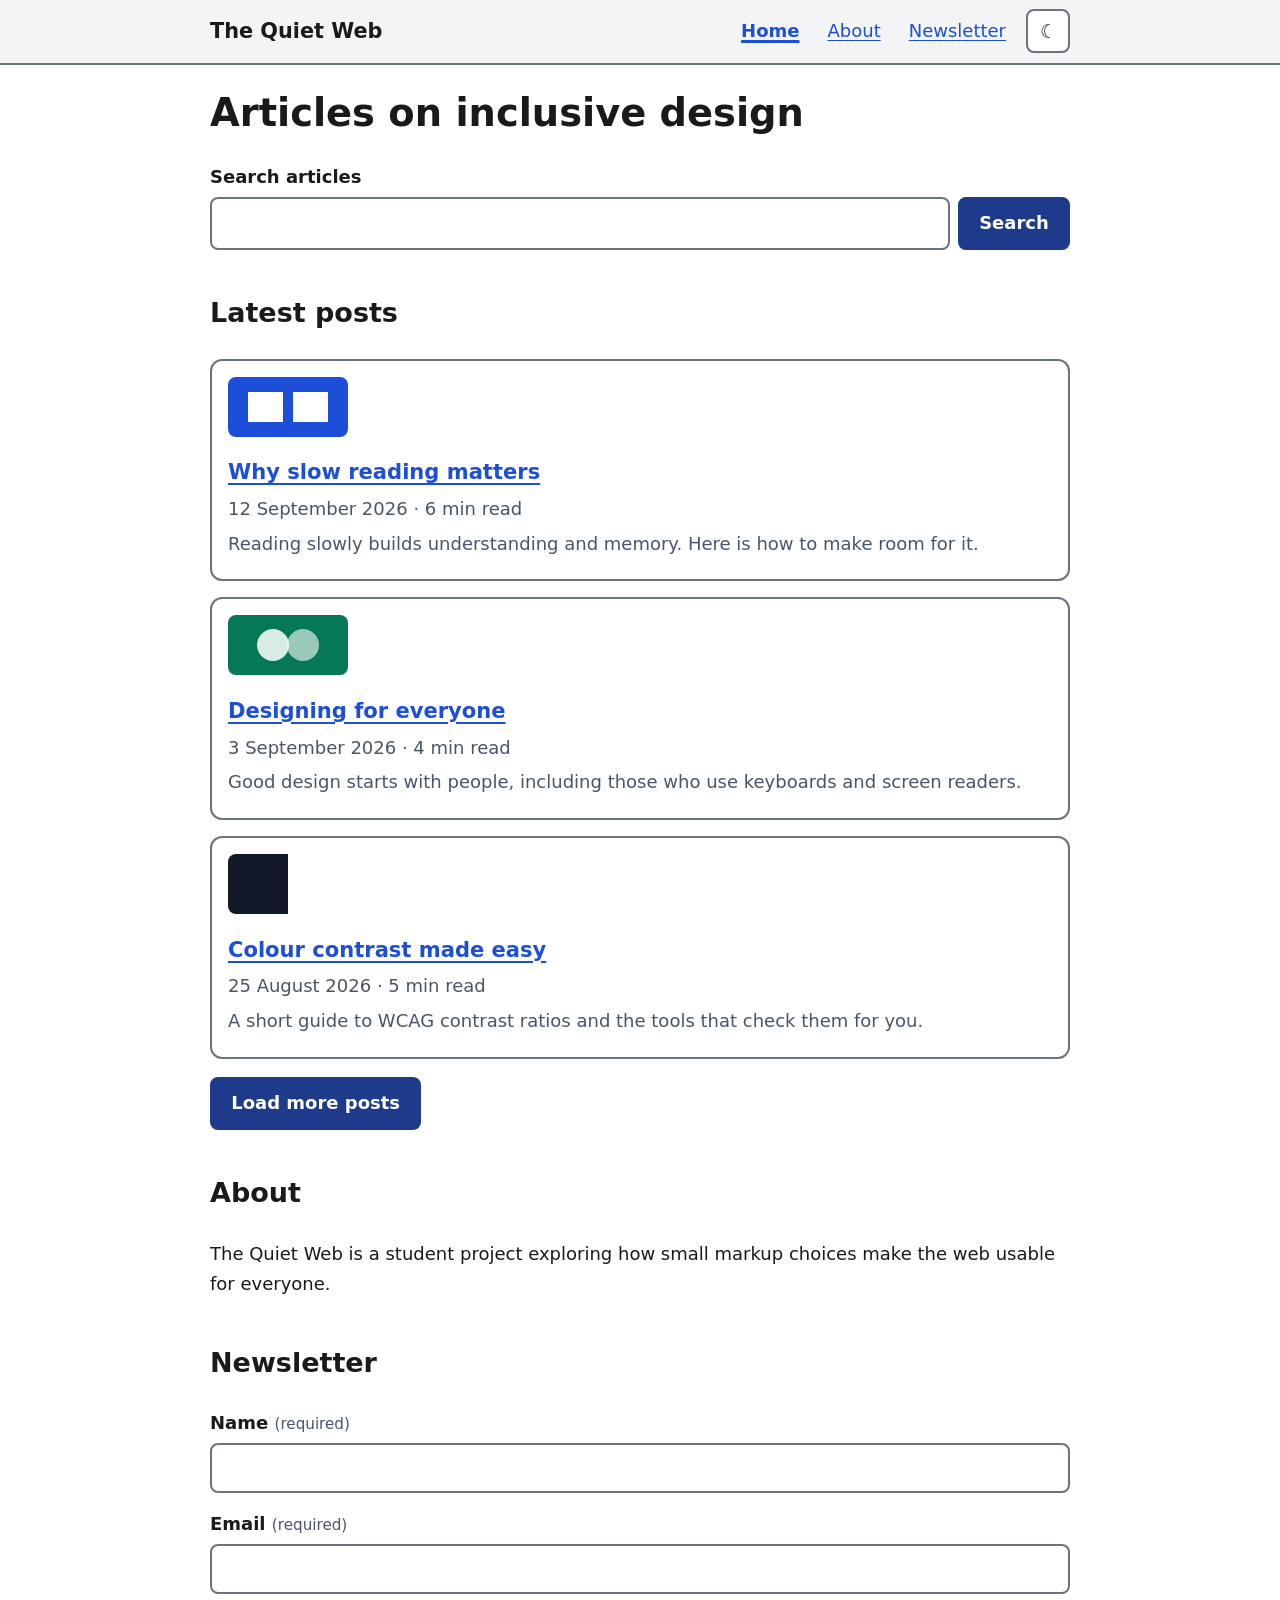
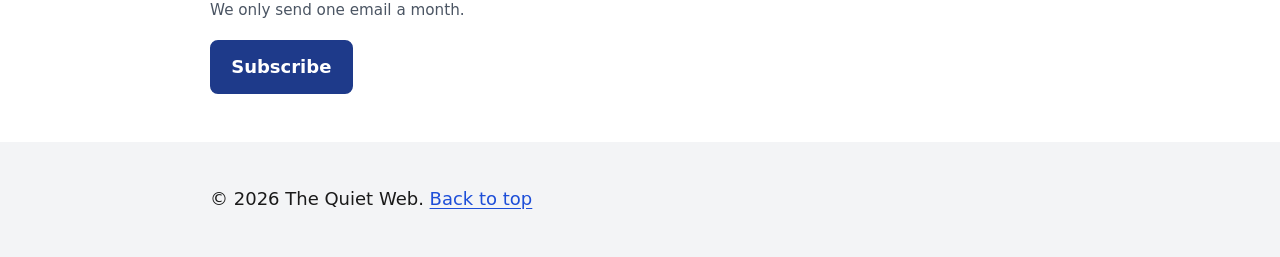
<file: after/index.html>
<!DOCTYPE html>
<!-- AFTER: accessibility-remediated blog. See ../ACCESSIBILITY_REPORT.md for the audit and reasoning. -->
<html lang="en">
<head>
  <meta charset="UTF-8">
  <meta name="viewport" content="width=device-width, initial-scale=1">
  <meta name="color-scheme" content="light dark">
  <title>The Quiet Web - Articles on inclusive design</title>
  <link rel="stylesheet" href="css/styles.css">
  <script src="js/app.js" defer></script>
</head>
<body>
  <!-- WCAG 2.4.1 Bypass Blocks -->
  <a class="skip-link" href="#main">Skip to main content</a>

  <header class="site-header" role="banner">
    <div class="wrap bar">
      <p class="brand"><a href="./">The Quiet Web</a></p>

      <button id="menu-btn" class="icon-btn menu-btn" aria-expanded="false" aria-controls="site-nav">
        <span class="sr-only">Menu</span><span aria-hidden="true">&#9776;</span>
      </button>

      <nav id="site-nav" class="site-nav" aria-label="Main">
        <ul>
          <li><a href="./" aria-current="page">Home</a></li>
          <li><a href="#about">About</a></li>
          <li><a href="#newsletter">Newsletter</a></li>
        </ul>
      </nav>

      <!-- aria-pressed exposes toggle state; label stays constant -->
      <button id="theme-btn" class="icon-btn" aria-pressed="false">
        <span aria-hidden="true">&#9790;</span><span class="sr-only">Dark mode</span>
      </button>
    </div>
  </header>

  <main id="main" class="wrap" tabindex="-1">
    <h1>Articles on inclusive design</h1>

    <!-- role=search landmark + visible label (WCAG 3.3.2, 1.3.1) -->
    <form role="search" id="search-form" class="search" aria-label="Search articles">
      <label for="q">Search articles</label>
      <div class="row">
        <input id="q" type="search" name="q" autocomplete="off" aria-describedby="search-status">
        <button type="submit" class="btn">Search</button>
      </div>
      <p id="search-status" class="status" role="status" aria-live="polite"></p>
    </form>

    <section aria-labelledby="latest">
      <h2 id="latest">Latest posts</h2>
      <ul id="post-list" class="posts">
        <li class="post" data-title="why slow reading matters">
          <article aria-labelledby="p1">
            <figure>
              <svg viewBox="0 0 120 60" role="img" aria-labelledby="p1-img"><title id="p1-img">Open book with a bookmark</title><rect width="120" height="60" rx="8" fill="#1d4ed8"/><path d="M20 15h35v30H20zM65 15h35v30H65z" fill="#fff"/></svg>
            </figure>
            <h3 id="p1"><a href="#post-1">Why slow reading matters</a></h3>
            <p><time datetime="2026-09-12">12 September 2026</time> &middot; 6 min read</p>
            <p>Reading slowly builds understanding and memory. Here is how to make room for it.</p>
          </article>
        </li>
        <li class="post" data-title="designing for everyone">
          <article aria-labelledby="p2">
            <figure><svg viewBox="0 0 120 60" role="img" aria-labelledby="p2-img"><title id="p2-img">Three overlapping circles</title><rect width="120" height="60" rx="8" fill="#047857"/><circle cx="45" cy="30" r="16" fill="#fff" opacity=".85"/><circle cx="75" cy="30" r="16" fill="#fff" opacity=".6"/></svg></figure>
            <h3 id="p2"><a href="#post-2">Designing for everyone</a></h3>
            <p><time datetime="2026-09-03">3 September 2026</time> &middot; 4 min read</p>
            <p>Good design starts with people, including those who use keyboards and screen readers.</p>
          </article>
        </li>
        <li class="post" data-title="colour contrast made easy">
          <article aria-labelledby="p3">
            <figure><svg viewBox="0 0 120 60" role="img" aria-labelledby="p3-img"><title id="p3-img">Half black, half white square</title><rect width="120" height="60" rx="8" fill="#111827"/><rect x="60" width="60" height="60" fill="#fff"/></svg></figure>
            <h3 id="p3"><a href="#post-3">Colour contrast made easy</a></h3>
            <p><time datetime="2026-08-25">25 August 2026</time> &middot; 5 min read</p>
            <p>A short guide to WCAG contrast ratios and the tools that check them for you.</p>
          </article>
        </li>
      </ul>
      <!-- Loads extra posts; new content is announced via the live region -->
      <button id="more-btn" class="btn" type="button">Load more posts</button>
      <p id="more-status" class="status" role="status" aria-live="polite"></p>
    </section>

    <section id="about" aria-labelledby="about-h">
      <h2 id="about-h">About</h2>
      <p>The Quiet Web is a student project exploring how small markup choices make the web usable for everyone.</p>
    </section>

    <section id="newsletter" aria-labelledby="news-h">
      <h2 id="news-h">Newsletter</h2>
      <!-- novalidate: we provide our own accessible error messages -->
      <form id="news-form" novalidate>
        <div id="error-summary" class="error-summary" role="alert" tabindex="-1" hidden></div>
        <div class="field">
          <label for="name">Name <span class="req">(required)</span></label>
          <input id="name" name="name" type="text" autocomplete="name" required aria-describedby="name-err">
          <p id="name-err" class="err" hidden></p>
        </div>
        <div class="field">
          <label for="email">Email <span class="req">(required)</span></label>
          <input id="email" name="email" type="email" autocomplete="email" required aria-describedby="email-hint email-err">
          <p id="email-hint" class="hint">We only send one email a month.</p>
          <p id="email-err" class="err" hidden></p>
        </div>
        <button class="btn" type="submit">Subscribe</button>
        <p id="news-ok" class="ok" role="status" aria-live="polite"></p>
      </form>
    </section>
  </main>

  <footer class="site-footer" role="contentinfo">
    <div class="wrap"><p>&copy; 2026 The Quiet Web. <a href="#main">Back to top</a></p></div>
  </footer>
</body>
</html>
</file>
<file: after/css/styles.css>
/* Week 3 - Accessible styles. Contrast ratios noted are computed against their backgrounds (WCAG AA needs 4.5:1 text, 3:1 UI). */
:root {
  --bg: #ffffff; --fg: #1a1a1a;        /* 17.4:1 */
  --muted: #4b5563;                     /* 7.5:1 */
  --link: #1d4ed8;                      /* 6.7:1 */
  --brand: #1e3a8a; --on-brand: #fff;   /* 10.4:1 */
  --border: #6b7280;                    /* 4.8:1 - meets 3:1 for UI components */
  --focus: #b45309;                     /* 5.0:1 on white */
  --err: #b91c1c;                       /* 6.5:1 */
  --ok: #166534;
  --surface: #f3f4f6;
}
:root[data-theme="dark"] {
  --bg: #0f172a; --fg: #f1f5f9; --muted: #cbd5e1; --link: #93c5fd;
  --brand: #93c5fd; --on-brand: #0f172a; --border: #94a3b8; --focus: #fbbf24;
  --err: #fca5a5; --ok: #86efac; --surface: #1e293b;
}
*, *::before, *::after { box-sizing: border-box; }
body { margin: 0; background: var(--bg); color: var(--fg); font: 1.125rem/1.7 system-ui, "Segoe UI", Roboto, sans-serif; } /* 18px base, relative units */
.wrap { width: min(860px, 100% - 2rem); margin-inline: auto; }
a { color: var(--link); text-underline-offset: .18em; }   /* underlined: not colour-only (WCAG 1.4.1) */
h1 { font-size: clamp(1.7rem, 5vw, 2.4rem); line-height: 1.2; }
h2 { margin-top: 2.5rem; }

/* Visible focus for every interactive element (WCAG 2.4.7) */
:focus-visible { outline: 3px solid var(--focus); outline-offset: 3px; }
main:focus { outline: none; }

.sr-only { position: absolute; width: 1px; height: 1px; margin: -1px; overflow: hidden; clip: rect(0 0 0 0); white-space: nowrap; }
.skip-link { position: absolute; left: .5rem; top: -4rem; background: var(--brand); color: var(--on-brand); padding: .6rem 1rem; z-index: 10; border-radius: 0 0 8px 8px; }
.skip-link:focus { top: 0; }

.site-header { background: var(--surface); border-bottom: 2px solid var(--border); }
.bar { display: flex; align-items: center; gap: 1rem; flex-wrap: wrap; padding: .5rem 0; }
.brand { margin: 0; font-weight: 800; font-size: 1.3rem; flex: 1; }
.brand a { color: var(--fg); text-decoration: none; }
.site-nav ul { list-style: none; display: flex; gap: 1.25rem; margin: 0; padding: 0; }
.site-nav a { display: inline-block; padding: .5rem .25rem; }              /* >= 44px tap target */
.site-nav a[aria-current="page"] { font-weight: 700; text-decoration-thickness: 3px; }
.icon-btn { min-width: 44px; min-height: 44px; border: 2px solid var(--border); background: var(--bg); color: var(--fg); border-radius: 8px; font-size: 1.2rem; cursor: pointer; }
.icon-btn[aria-pressed="true"] { background: var(--fg); color: var(--bg); }

/* Mobile: nav collapsed behind a button (only when JS adds .js) */
.menu-btn { display: none; }
.js .menu-btn { display: inline-block; }
.js .site-nav { display: none; width: 100%; order: 5; }
.js .site-nav.open { display: block; }
@media (min-width: 700px) {
  .js .menu-btn { display: none; }
  .js .site-nav { display: block; width: auto; order: 0; }
}
@media (max-width: 699px) { .site-nav ul { flex-direction: column; gap: 0; } }

.posts { list-style: none; padding: 0; display: grid; gap: 1rem; }
.post article { border: 2px solid var(--border); border-radius: 12px; padding: 1rem; }
.post figure { margin: 0 0 .5rem; } .post svg { width: 120px; height: auto; }
.post h3 { margin: .25rem 0; } .post p { margin: .25rem 0; color: var(--muted); }
.post[hidden] { display: none; }

.btn { background: var(--brand); color: var(--on-brand); border: 2px solid var(--brand); padding: .6rem 1.2rem; min-height: 44px; border-radius: 8px; font: inherit; font-weight: 700; cursor: pointer; }
.btn:hover { filter: brightness(1.1); }
label { display: block; font-weight: 700; margin-bottom: .25rem; }
input { width: 100%; min-height: 44px; padding: .5rem .75rem; font: inherit; color: var(--fg); background: var(--bg); border: 2px solid var(--border); border-radius: 8px; }
input[aria-invalid="true"] { border-color: var(--err); }
.row { display: flex; gap: .5rem; } .search { margin: 1rem 0; }
.field { margin-bottom: 1rem; }
.req, .hint, .status { color: var(--muted); font-size: .95rem; font-weight: 400; margin: .25rem 0; }
.err { color: var(--err); font-weight: 700; margin: .25rem 0; }
.err::before { content: "\26A0  "; }                                        /* icon + text: not colour alone */
.ok { color: var(--ok); font-weight: 700; }
.error-summary { border: 3px solid var(--err); border-radius: 8px; padding: .75rem 1rem; margin-bottom: 1rem; }
.error-summary a { color: var(--fg); }
.site-footer { margin-top: 3rem; padding: 1.5rem 0; background: var(--surface); }

@media (prefers-reduced-motion: reduce) { * { animation: none !important; transition: none !important; scroll-behavior: auto !important; } }
@media (forced-colors: active) { .btn, .icon-btn { border: 2px solid ButtonText; } }
</file>
